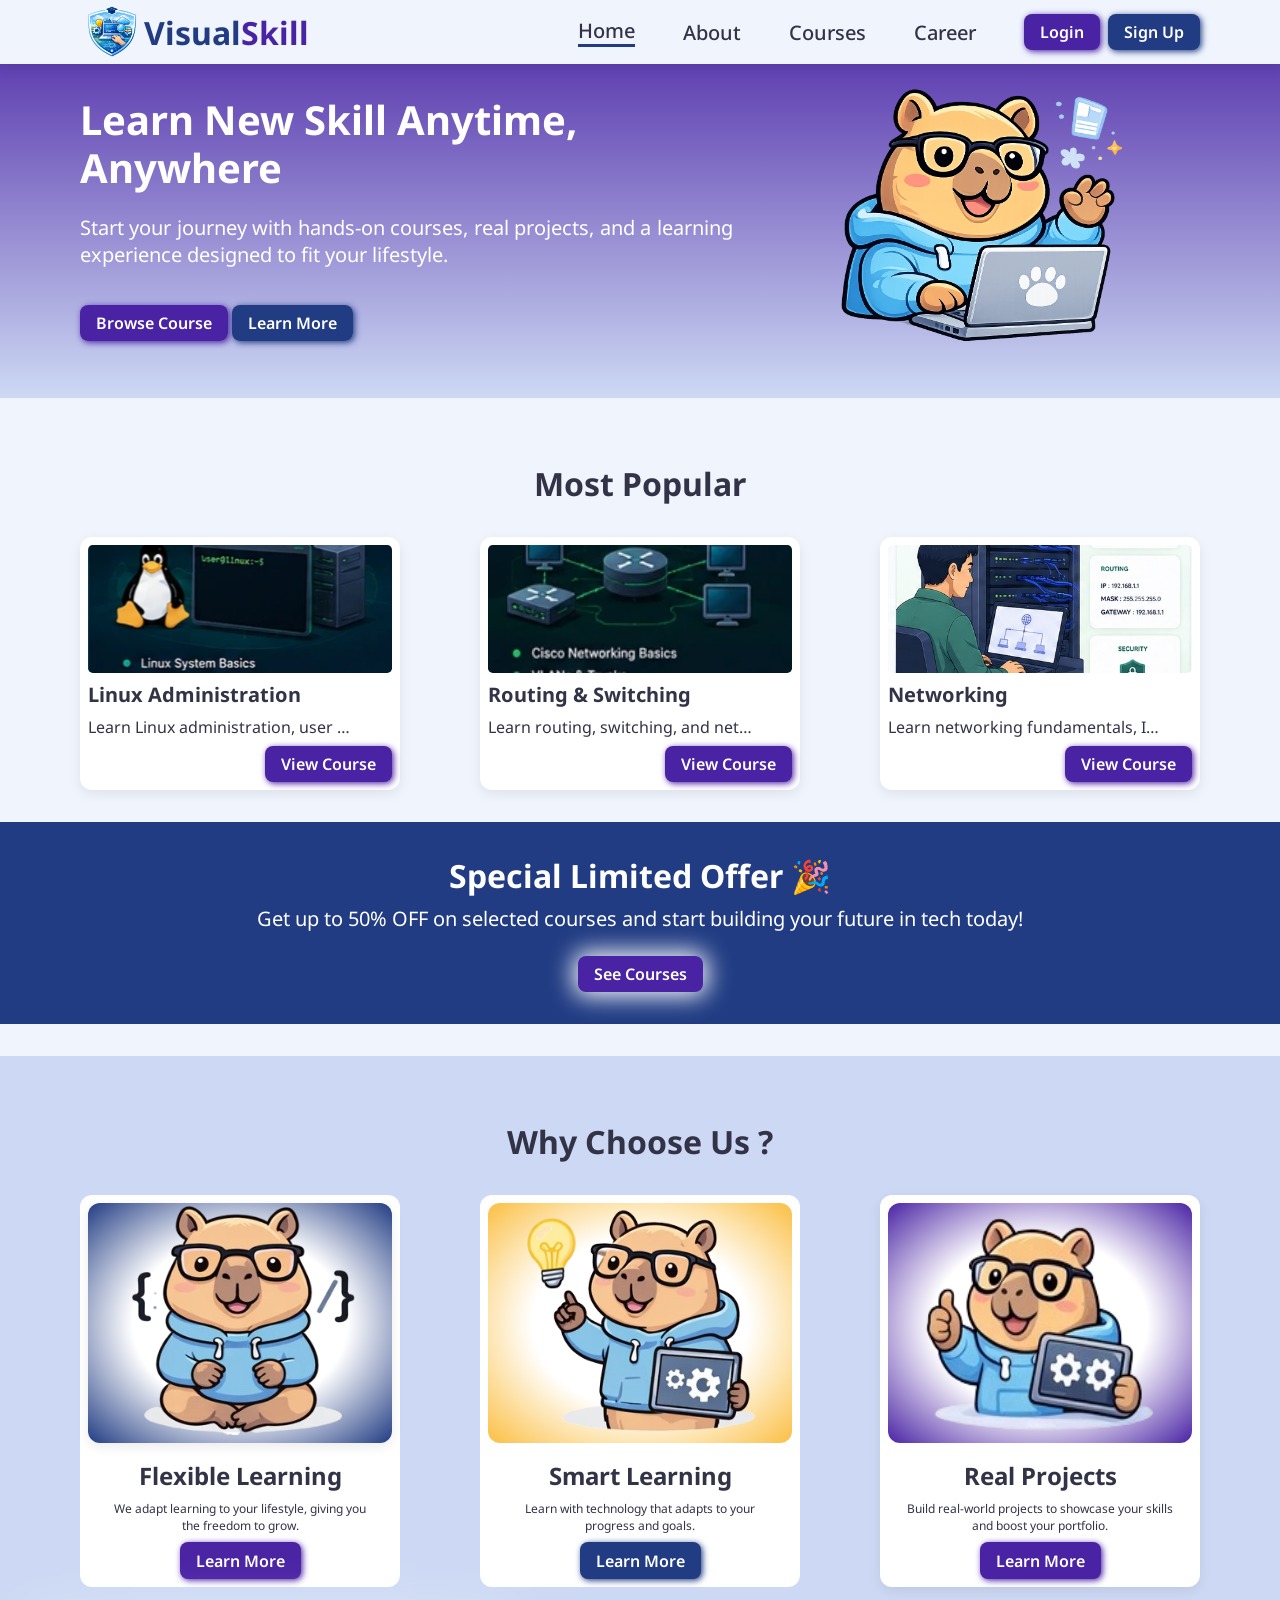
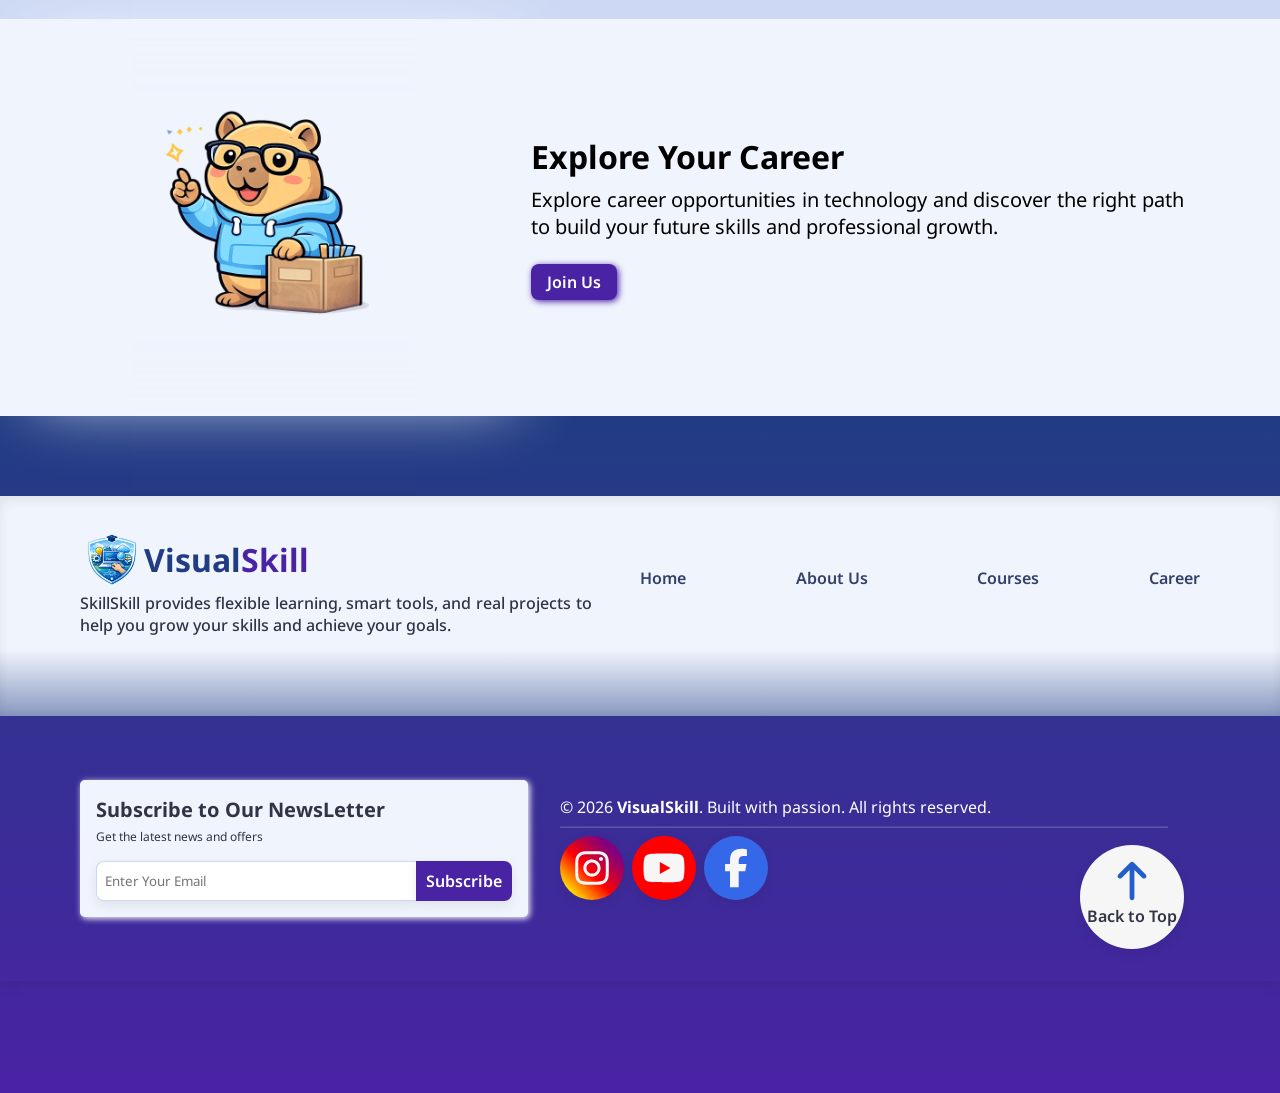
<file: index.html>
<!doctype html>
<html lang="en">
  <head>
    <meta charset="UTF-8" />
    <meta name="viewport" content="width=device-width, initial-scale=1.0" />
    <link rel="stylesheet" href="css/app.css" />
    <link rel="stylesheet" href="css/home.css" />
    <link rel="icon" href="assets/LogoNavbar.png" />
    <title></title>
    <script src="js/component.js" defer></script>
  </head>
  <body>
    <header id="home"></header>
    <main>
      <section id="jumbotron">
        <div class="jumbotronTitle">
          <h2>Learn New Skill Anytime, Anywhere</h2>
          <br />
          <p>
            Start your journey with hands-on courses, real projects, and a
            learning experience designed to fit your lifestyle.
          </p>
          <br />
          <br />
          <div class="btnJumbotron">
            <a href="pages/courses.html" class="btn shadow">Browse Course</a>
            <a href="pages/about.html" class="btnPrimary shadow">Learn More</a>
          </div>
        </div>
        <div class="jumbotronImg">
          <img src="assets/maskot/capy (2).webp" alt="" />
        </div>
      </section>

      <section id="populerCourse">
        <div>
          <h2>Most Popular</h2>
        </div>
        <div class="allCard">
          <!-- Card 1 -->
          <article class="card shadow">
            <figure class="cardImg">
              <img src="assets/card/linuxAdministrationCourse.webp" alt="" />
            </figure>
            <div class="cardContent">
              <h3 class="cardTitle">Linux Administration</h3>
              <p class="cardDesc">
                Learn Linux administration, user management, shell commands, and
                server configuration.
              </p>
              <a href=".." class="cardLink btn shadow">View Course</a>
            </div>
          </article>

          <!-- Card 2 -->
          <article class="card shadow">
            <figure class="cardImg">
              <img src="assets/card/routing&switching.webp" alt="" />
            </figure>
            <div class="cardContent">
              <h3 class="cardTitle">Routing & Switching</h3>
              <p class="cardDesc">
                Learn routing, switching, and network configuration for
                efficient communication.
              </p>
              <a href=".." class="cardLink btn shadow">View Course</a>
            </div>
          </article>

          <!-- Card 3 -->
          <article class="card shadow">
            <figure class="cardImg">
              <img src="assets/card/NetworkingIt.webp" alt="" />
            </figure>
            <div class="cardContent">
              <h3 class="cardTitle">Networking</h3>
              <p class="cardDesc">
                Learn networking fundamentals, IP addressing, routing,
                switching, and network troubleshooting.
              </p>
              <a href=".." class="cardLink btn shadow">View Course</a>
            </div>
          </article>
        </div>
      </section>
      <section id="promoOffer">
        <h2>Special Limited Offer 🎉</h2>
        <p>
          Get up to 50% OFF on selected courses and start building your future
          in tech today!
        </p>
        <a href="pages/courses.html" class="btn whiteShadow">See Courses</a>
      </section>
      <section id="whyChooseUs">
        <div>
          <h2>Why Choose Us ?</h2>
        </div>
        <div class="allCard">
          <!-- Card 1 -->
          <article class="card">
            <figure class="cardImg img1 shadow">
              <img
                class=""
                src="assets/maskot/capy__13_-removebg-preview.webp"
                alt=""
              />
            </figure>
            <div class="cardContent">
              <h3 class="cardTitle">Flexible Learning</h3>
              <p class="cardDesc">
                We adapt learning to your lifestyle, giving you the freedom to
                grow.
              </p>
              <div class="learnMore">
                <a class="btn">Learn More</a>
              </div>
            </div>
          </article>

          <!-- Card 2 -->
          <article class="card">
            <figure class="cardImg img2">
              <img
                class=""
                src="assets/maskot/capy__16_-removebg-preview.webp"
                alt=""
              />
            </figure>
            <div class="cardContent">
              <h3 class="cardTitle">Smart Learning</h3>
              <p class="cardDesc">
                Learn with technology that adapts to your progress and goals.
              </p>
              <div class="learnMore">
                <a class="btnPrimary">Learn More</a>
              </div>
            </div>
          </article>

          <!-- Card 3 -->
          <article class="card shadow">
            <figure class="cardImg img3">
              <img
                class=""
                src="assets/maskot/capy__9_-removebg-preview.webp"
                alt=""
              />
            </figure>
            <div class="cardContent">
              <h3 class="cardTitle">Real Projects</h3>
              <p class="cardDesc">
                Build real-world projects to showcase your skills and boost your
                portfolio.
              </p>
              <div class="learnMore">
                <a class="btn">Learn More</a>
              </div>
            </div>
          </article>
        </div>
      </section>
      <section id="joinUs">
        <div class="joinUsImg">
          <img src="../assets/maskot/capy (1).webp" alt="" />
        </div>
        <div class="joinUsTitle">
          <h2>Explore Your Career</h2>
          <p>Explore career opportunities in technology and discover the right path to build your future skills and professional growth.</p>
          <a href="pages/career.html" class="btn ">Join Us</a>
        </div>
      </section>
    </main>

    <!-- Footer -->
    <footer></footer>
  </body>
</html>
</file>
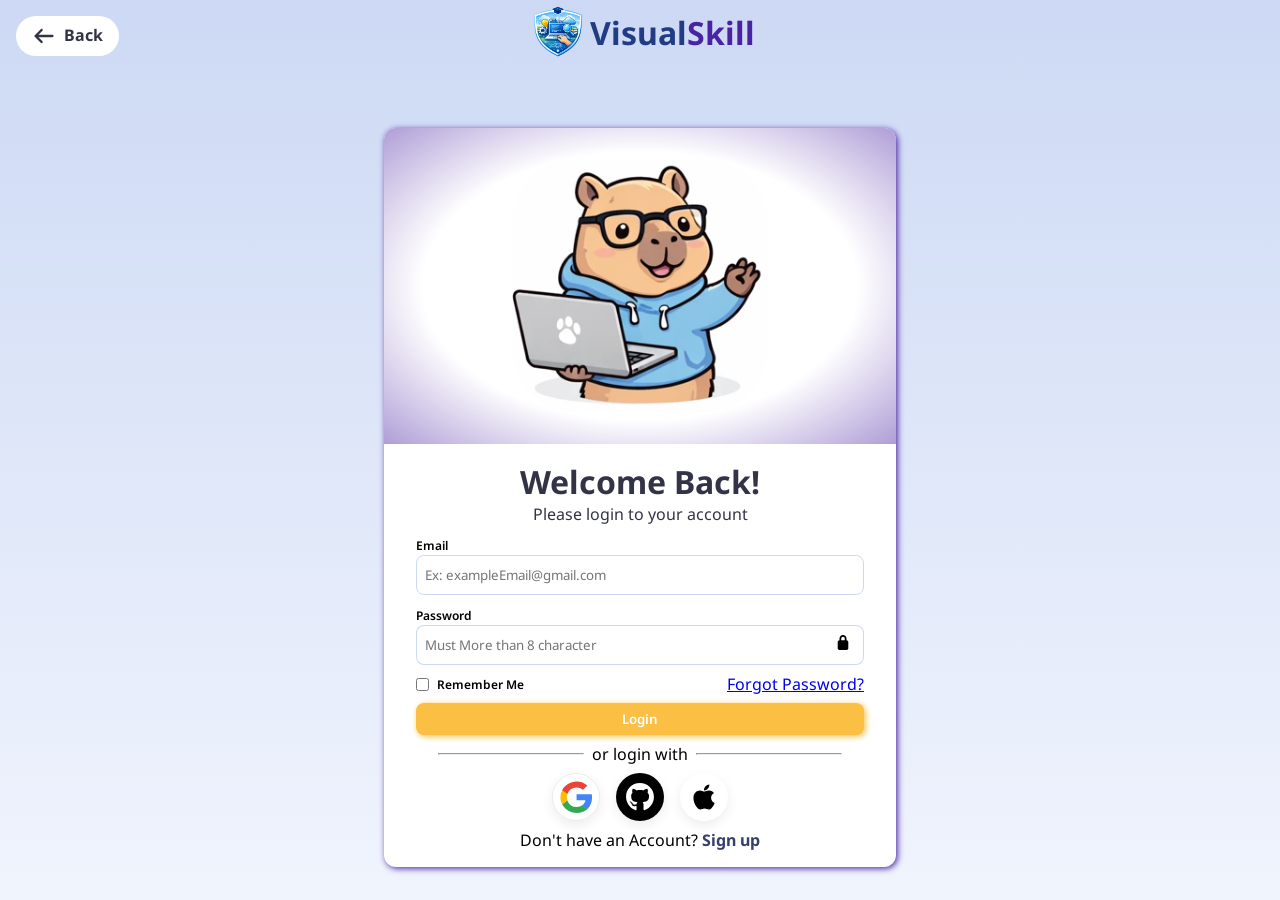
<file: authentication/login.html>
<!doctype html>
<html lang="en">
  <head>
    <meta charset="UTF-8" />
    <meta name="viewport" content="width=device-width, initial-scale=1.0" />
    <link rel="icon" href="../assets/LogoNavbar.png" />

    <link rel="stylesheet" href="../css/app.css" />
    <link rel="stylesheet" href="../css/auth.css" />
    <script src="../js/formLoginValidation.js" defer></script>
    <title>Sign in</title>
  </head>
  <body>
    <header>
      <a href="../index.html">
        <div>
          <svg xmlns="http://www.w3.org/2000/svg" viewBox="0 0 640 640">
            <!--!Font Awesome Free v7.2.0 by @fontawesome - https://fontawesome.com License - https://fontawesome.com/license/free Copyright 2026 Fonticons, Inc.-->
            <path
              d="M73.4 297.4C60.9 309.9 60.9 330.2 73.4 342.7L233.4 502.7C245.9 515.2 266.2 515.2 278.7 502.7C291.2 490.2 291.2 469.9 278.7 457.4L173.3 352L544 352C561.7 352 576 337.7 576 320C576 302.3 561.7 288 544 288L173.3 288L278.7 182.6C291.2 170.1 291.2 149.8 278.7 137.3C266.2 124.8 245.9 124.8 233.4 137.3L73.4 297.3z"
            />
          </svg>
          <p>Back</p>
        </div>
      </a>
      <div class="authTitle">
        <img
          class="navLogo"
          src="../assets/footer/LogoTransparent.png"
          alt=""
        />
        <h1>
          <span class="span1FooterTitle">Visual</span
          ><span class="span2FooterTitle">Skill</span>
        </h1>
      </div>
    </header>
    <main>
      <section id="loginForm">
        <div class="img">
          <img src="../assets/maskot/capy (12).webp" alt="">
        </div>
        <h2 class="loginTitle">Welcome Back!</h2>
        <p class="loginParagraf">Please login to your account</p>
        <form action="post" id="formLogin">
          <div class="inpDiv">
            <label for="email"> Email </label>
            <input
              class="inp"
              type="text"
              id="email"
              placeholder="Ex: exampleEmail@gmail.com"
            />
            <p class="errMessage" id="errMsg"></p>
          </div>

          <div class="inpDiv">
            <label for="password">Password</label>
            <div class="passwordForm">

              <input
                class="inp"
                type="password"
                name="password"
                id="password"
                placeholder="Must More than 8 character"
              />
              <button class="btnHidden" id="btnHidden" type="button">
                <svg xmlns="http://www.w3.org/2000/svg" viewBox="0 0 640 640">
                  <path
                    d="M256 160L256 224L384 224L384 160C384 124.7 355.3 96 320 96C284.7 96 256 124.7 256 160zM192 224L192 160C192 89.3 249.3 32 320 32C390.7 32 448 89.3 448 160L448 224C483.3 224 512 252.7 512 288L512 512C512 547.3 483.3 576 448 576L192 576C156.7 576 128 547.3 128 512L128 288C128 252.7 156.7 224 192 224z"
                  />
                </svg>
              </button>
              <button class="btnNonHidden" id="btnNonHidden" type="button">
                <svg xmlns="http://www.w3.org/2000/svg" viewBox="0 0 640 640">
                  <path
                    d="M416 160C416 124.7 444.7 96 480 96C515.3 96 544 124.7 544 160L544 192C544 209.7 558.3 224 576 224C593.7 224 608 209.7 608 192L608 160C608 89.3 550.7 32 480 32C409.3 32 352 89.3 352 160L352 224L192 224C156.7 224 128 252.7 128 288L128 512C128 547.3 156.7 576 192 576L448 576C483.3 576 512 547.3 512 512L512 288C512 252.7 483.3 224 448 224L416 224L416 160z"
                  />
                </svg>
              </button>
            </div>
            <p class="errMessage" id="errMsg"></p>
          </div>
          <div class="loginFlex1 inpDiv">
            <div>
              <input type="checkbox" name="rememberMe" id="rememberMe" />
              <label for="rememberMe">Remember Me</label>
            </div>
            <a href="#">Forgot Password?</a>
          </div>

          <div class="inpDiv">
            <button class="btnLogin btnHover" id="btnLogin" type="submit">
              Login
            </button>
          </div>
        </form>
        <div class="loginFlex2">
          <hr />
          <p>or login with</p>
          <hr />
        </div>
        <div class="altLogin">
          <a href="" class="googleIcon shadow">
            <svg
              height="1em"
              style="flex: none; line-height: 1"
              viewBox="0 0 24 24"
              width="1em"
              xmlns="http://www.w3.org/2000/svg"
            >
              <path
                d="M23 12.245c0-.905-.075-1.565-.236-2.25h-10.54v4.083h6.186c-.124 1.014-.797 2.542-2.294 3.569l-.021.136 3.332 2.53.23.022C21.779 18.417 23 15.593 23 12.245z"
                fill="#4285F4"
              ></path>
              <path
                d="M12.225 23c3.03 0 5.574-.978 7.433-2.665l-3.542-2.688c-.948.648-2.22 1.1-3.891 1.1a6.745 6.745 0 01-6.386-4.572l-.132.011-3.465 2.628-.045.124C4.043 20.531 7.835 23 12.225 23z"
                fill="#34A853"
              ></path>
              <path
                d="M5.84 14.175A6.65 6.65 0 015.463 12c0-.758.138-1.491.361-2.175l-.006-.147-3.508-2.67-.115.054A10.831 10.831 0 001 12c0 1.772.436 3.447 1.197 4.938l3.642-2.763z"
                fill="#FBBC05"
              ></path>
              <path
                d="M12.225 5.253c2.108 0 3.529.892 4.34 1.638l3.167-3.031C17.787 2.088 15.255 1 12.225 1 7.834 1 4.043 3.469 2.197 7.062l3.63 2.763a6.77 6.77 0 016.398-4.572z"
                fill="#EB4335"
              ></path>
            </svg>
          </a>
          <a href="" class="githubIcon shadow">
            <svg xmlns="http://www.w3.org/2000/svg" viewBox="0 0 640 640">
              <path
                d="M237.9 461.4C237.9 463.4 235.6 465 232.7 465C229.4 465.3 227.1 463.7 227.1 461.4C227.1 459.4 229.4 457.8 232.3 457.8C235.3 457.5 237.9 459.1 237.9 461.4zM206.8 456.9C206.1 458.9 208.1 461.2 211.1 461.8C213.7 462.8 216.7 461.8 217.3 459.8C217.9 457.8 216 455.5 213 454.6C210.4 453.9 207.5 454.9 206.8 456.9zM251 455.2C248.1 455.9 246.1 457.8 246.4 460.1C246.7 462.1 249.3 463.4 252.3 462.7C255.2 462 257.2 460.1 256.9 458.1C256.6 456.2 253.9 454.9 251 455.2zM316.8 72C178.1 72 72 177.3 72 316C72 426.9 141.8 521.8 241.5 555.2C254.3 557.5 258.8 549.6 258.8 543.1C258.8 536.9 258.5 502.7 258.5 481.7C258.5 481.7 188.5 496.7 173.8 451.9C173.8 451.9 162.4 422.8 146 415.3C146 415.3 123.1 399.6 147.6 399.9C147.6 399.9 172.5 401.9 186.2 425.7C208.1 464.3 244.8 453.2 259.1 446.6C261.4 430.6 267.9 419.5 275.1 412.9C219.2 406.7 162.8 398.6 162.8 302.4C162.8 274.9 170.4 261.1 186.4 243.5C183.8 237 175.3 210.2 189 175.6C209.9 169.1 258 202.6 258 202.6C278 197 299.5 194.1 320.8 194.1C342.1 194.1 363.6 197 383.6 202.6C383.6 202.6 431.7 169 452.6 175.6C466.3 210.3 457.8 237 455.2 243.5C471.2 261.2 481 275 481 302.4C481 398.9 422.1 406.6 366.2 412.9C375.4 420.8 383.2 435.8 383.2 459.3C383.2 493 382.9 534.7 382.9 542.9C382.9 549.4 387.5 557.3 400.2 555C500.2 521.8 568 426.9 568 316C568 177.3 455.5 72 316.8 72zM169.2 416.9C167.9 417.9 168.2 420.2 169.9 422.1C171.5 423.7 173.8 424.4 175.1 423.1C176.4 422.1 176.1 419.8 174.4 417.9C172.8 416.3 170.5 415.6 169.2 416.9zM158.4 408.8C157.7 410.1 158.7 411.7 160.7 412.7C162.3 413.7 164.3 413.4 165 412C165.7 410.7 164.7 409.1 162.7 408.1C160.7 407.5 159.1 407.8 158.4 408.8zM190.8 444.4C189.2 445.7 189.8 448.7 192.1 450.6C194.4 452.9 197.3 453.2 198.6 451.6C199.9 450.3 199.3 447.3 197.3 445.4C195.1 443.1 192.1 442.8 190.8 444.4zM179.4 429.7C177.8 430.7 177.8 433.3 179.4 435.6C181 437.9 183.7 438.9 185 437.9C186.6 436.6 186.6 434 185 431.7C183.6 429.4 181 428.4 179.4 429.7z"
              />
            </svg>
          </a>
          <a href="" class="appleIcon shadow">
            <svg xmlns="http://www.w3.org/2000/svg" viewBox="0 0 640 640">
              <!--!Font Awesome Free v7.2.0 by @fontawesome - https://fontawesome.com License - https://fontawesome.com/license/free Copyright 2026 Fonticons, Inc.-->
              <path
                d="M447.1 332.7C446.9 296 463.5 268.3 497.1 247.9C478.3 221 449.9 206.2 412.4 203.3C376.9 200.5 338.1 224 323.9 224C308.9 224 274.5 204.3 247.5 204.3C191.7 205.2 132.4 248.8 132.4 337.5C132.4 363.7 137.2 390.8 146.8 418.7C159.6 455.4 205.8 545.4 254 543.9C279.2 543.3 297 526 329.8 526C361.6 526 378.1 543.9 406.2 543.9C454.8 543.2 496.6 461.4 508.8 424.6C443.6 393.9 447.1 334.6 447.1 332.7zM390.5 168.5C417.8 136.1 415.3 106.6 414.5 96C390.4 97.4 362.5 112.4 346.6 130.9C329.1 150.7 318.8 175.2 321 202.8C347.1 204.8 370.9 191.4 390.5 168.5z"
              />
            </svg>
          </a>
        </div>
        <div class="confirm">
          <p>
            Don't have an Account?
            <a class="SignUpLink" href="../authentication/register.html"
              >Sign up</a
            >
          </p>
        </div>
      </section>
    </main>
  </body>
</html>
</file>
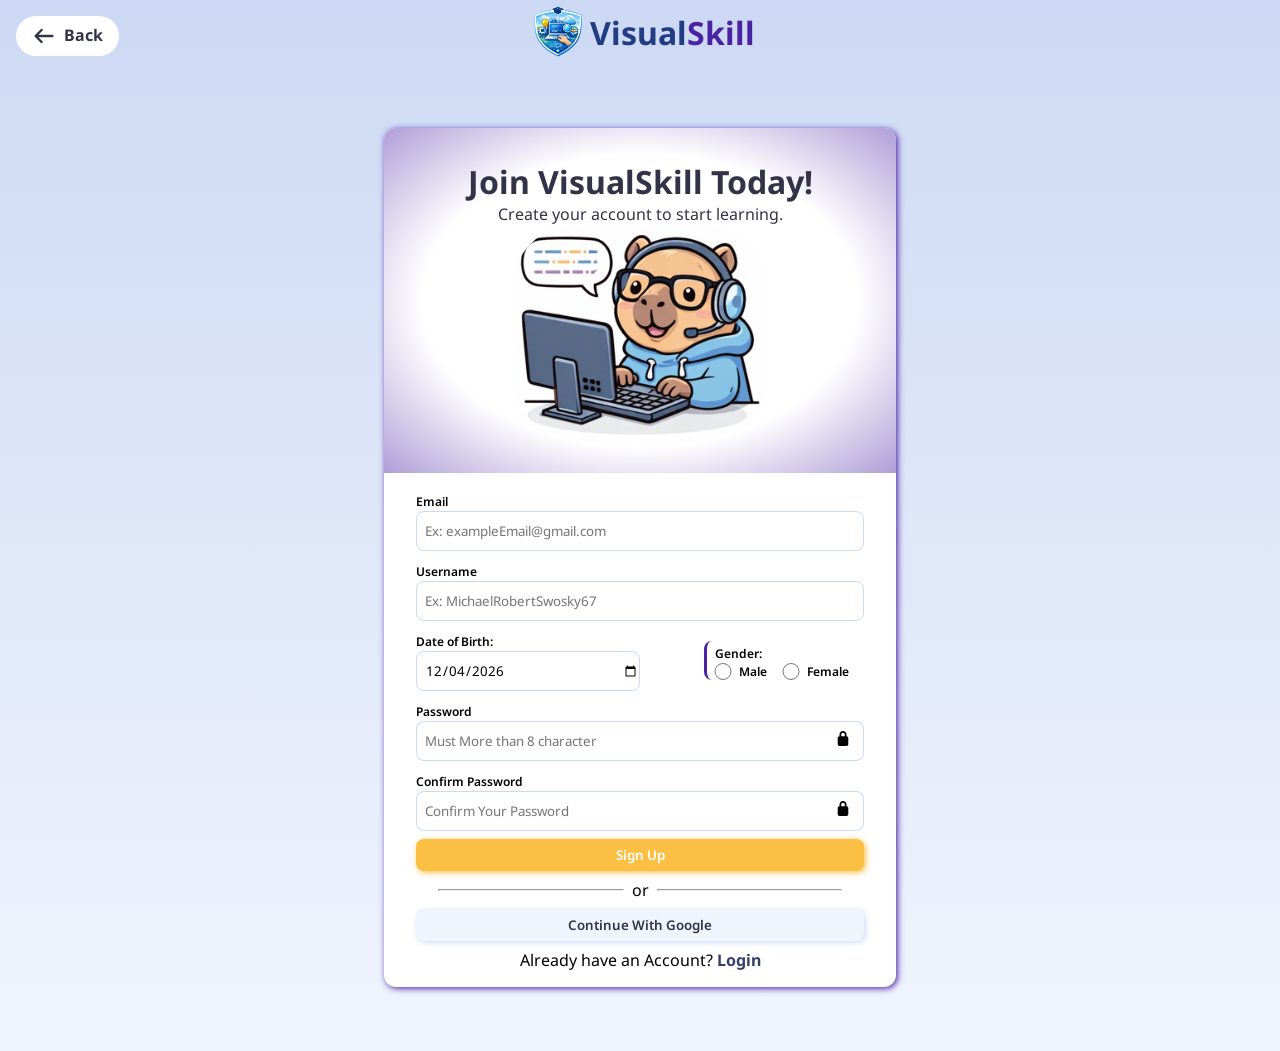
<file: authentication/register.html>
<!doctype html>
<html lang="en">
  <head>
    <meta charset="UTF-8" />
    <meta name="viewport" content="width=device-width, initial-scale=1.0" />
    <link rel="icon" href="../assets/LogoNavbar.png" />
    <link rel="stylesheet" href="../css/app.css" />
    <link rel="stylesheet" href="../css/auth.css" />
    <title>Sign in</title>
    <script src="../js/formRegisterValidation.js"></script>
  </head>
  <body>
    <header>
      <a href="../index.html">
        <div>
          <svg xmlns="http://www.w3.org/2000/svg" viewBox="0 0 640 640">
            <path
              d="M73.4 297.4C60.9 309.9 60.9 330.2 73.4 342.7L233.4 502.7C245.9 515.2 266.2 515.2 278.7 502.7C291.2 490.2 291.2 469.9 278.7 457.4L173.3 352L544 352C561.7 352 576 337.7 576 320C576 302.3 561.7 288 544 288L173.3 288L278.7 182.6C291.2 170.1 291.2 149.8 278.7 137.3C266.2 124.8 245.9 124.8 233.4 137.3L73.4 297.3z"
            />
          </svg>
          <p>Back</p>
        </div>
      </a>
      <div class="authTitle">
        <img
          class="navLogo"
          src="../assets/footer/LogoTransparent.png"
          alt=""
        />
        <h1>
          <span class="span1FooterTitle">Visual</span>
          <span class="span2FooterTitle">Skill</span>
        </h1>
      </div>
    </header>
    <main>
      <section id="loginForm">
        <div class="img">
          <h2 class="loginTitle">Join VisualSkill Today!</h2>
          <p class="loginParagraf">Create your account to start learning.</p>
          <img src="../assets/maskot/capy (14).webp" alt="" />
        </div>

        <form action="" id="formRegister">
          <div class="inpDiv">
            <label for="email">Email</label>
            <input
              class="inp"
              type="text"
              id="email"
              placeholder="Ex: exampleEmail@gmail.com"
            />
            <p class="errMessage" id="errMsg"></p>
          </div>
          <div class="inpDiv">
            <label for="username">Username</label>

            <input
              class="inp"
              type="text"
              name="username"
              id="username"
              placeholder="Ex: MichaelRobertSwosky67"
            />
            <p class="errMessage" id="errMsg"></p>
          </div>
          <div class="asideForm">
            <div class="dateBirthForm">
              <label for="dateBirth">Date of Birth: </label>

              <input class="inp" type="date" name="dateBirth" id="dateBirth" />
              <p class="errMessage" id="errMsg"></p>
            </div>
            <div class="genderForm">
              <label for="gender" class="labelGender">Gender:</label>
              <div class="opt">
                <div>
                  <input type="radio" name="gender" id="genderMale" />
                  <label for="genderMale">Male</label>
                </div>
                <div>
                  <input type="radio" name="gender" id="genderFemale" />
                  <label for="genderfemale">Female</label>
                </div>
              </div>
              <p class="errMessage" id="errMsg"></p>
            </div>
          </div>
          <div class="inpDiv">
            <label for="password">Password</label>

            <div class="passwordForm">
              <input
                class="inp"
                type="password"
                name="password"
                id="password"
                placeholder="Must More than 8 character"
              />
              <button class="btnHidden" id="btnHidden" type="button">
                <svg xmlns="http://www.w3.org/2000/svg" viewBox="0 0 640 640">
                  <path
                    d="M256 160L256 224L384 224L384 160C384 124.7 355.3 96 320 96C284.7 96 256 124.7 256 160zM192 224L192 160C192 89.3 249.3 32 320 32C390.7 32 448 89.3 448 160L448 224C483.3 224 512 252.7 512 288L512 512C512 547.3 483.3 576 448 576L192 576C156.7 576 128 547.3 128 512L128 288C128 252.7 156.7 224 192 224z"
                  />
                </svg>
              </button>
              <button class="btnNonHidden" id="btnNonHidden" type="button">
                <svg xmlns="http://www.w3.org/2000/svg" viewBox="0 0 640 640">
                  <path
                    d="M416 160C416 124.7 444.7 96 480 96C515.3 96 544 124.7 544 160L544 192C544 209.7 558.3 224 576 224C593.7 224 608 209.7 608 192L608 160C608 89.3 550.7 32 480 32C409.3 32 352 89.3 352 160L352 224L192 224C156.7 224 128 252.7 128 288L128 512C128 547.3 156.7 576 192 576L448 576C483.3 576 512 547.3 512 512L512 288C512 252.7 483.3 224 448 224L416 224L416 160z"
                  />
                </svg>
              </button>
            </div>
            <p class="errMessage" id="errMsg"></p>
          </div>
          <div class="inpDiv">
            <label for="password">Confirm Password</label>
            <div class="confirmPasswordForm">
              <input
                class="inp"
                type="password"
                name="password"
                id="confirmPassword"
                placeholder="Confirm Your Password"
              />
              <button class="btnHidden" id="btnHidden" type="button">
                <svg xmlns="http://www.w3.org/2000/svg" viewBox="0 0 640 640">
                  <path
                    d="M256 160L256 224L384 224L384 160C384 124.7 355.3 96 320 96C284.7 96 256 124.7 256 160zM192 224L192 160C192 89.3 249.3 32 320 32C390.7 32 448 89.3 448 160L448 224C483.3 224 512 252.7 512 288L512 512C512 547.3 483.3 576 448 576L192 576C156.7 576 128 547.3 128 512L128 288C128 252.7 156.7 224 192 224z"
                  />
                </svg>
              </button>
              <button class="btnNonHidden" id="btnNonHidden" type="button">
                <svg xmlns="http://www.w3.org/2000/svg" viewBox="0 0 640 640">
                  <path
                    d="M416 160C416 124.7 444.7 96 480 96C515.3 96 544 124.7 544 160L544 192C544 209.7 558.3 224 576 224C593.7 224 608 209.7 608 192L608 160C608 89.3 550.7 32 480 32C409.3 32 352 89.3 352 160L352 224L192 224C156.7 224 128 252.7 128 288L128 512C128 547.3 156.7 576 192 576L448 576C483.3 576 512 547.3 512 512L512 288C512 252.7 483.3 224 448 224L416 224L416 160z"
                  />
                </svg>
              </button>
            </div>
            <p class="errMessage" id="errMsg"></p>
          </div>
          <div class="inpDiv">
            <button class="btnLogin btnHover" id="btnSubmit" type="submit">
              Sign Up
            </button>
          </div>
        </form>
        <div class="RegisterFlex1">
          <hr />
          <p>or</p>
          <hr />
        </div>
        <div class="altRegis">
          <button class="btnLoginGoogle" type="submit">
            Continue With Google
          </button>
        </div>
        <div class="confirm">
          <p>
            Already have an Account?
            <a class="logInLink" href="../authentication/login.html">Login</a>
          </p>
        </div>
      </section>
    </main>
  </body>
</html>
</file>
<file: css/app.css>
@import "preset.css";
.shadow {
  box-shadow: 0 4px 12px rgba(0, 0, 0, 0.08);
}
html {
  scroll-behavior: smooth;
}

p {
  text-transform: none;
}
main {
  background-color: var(--base-color);
}

/*  Header Style */
/* Navbar Style */
nav {
  background-color: var(--base-color);
  display: flex;
  position: fixed;
  align-items: center;
  /* border:solid; */
  justify-content: space-between;
  padding: 0 5rem;
  width: 100%;
}
.navTitle {
  display: flex;
  align-items: center;
  width: auto;
}
.navTitle h1 {
  display: flex;
  font-size: var(--h2-size);
}

.navLogo {
  width: 4rem;
}

.span1NavTitle {
  color: var(--primary-color);
}
.span2NavTitle {
  color: var(--cta-color);
}
.navList {
  /* border:solid; */

  width: auto;
  display: flex;
  align-items: center;
  gap: 3rem;
}
.navList > li {
  list-style: none;
}
.navList > .navLink > a {
  font-size: var(--h4-size);
  color: var(--text-color);
  font-weight: 500;
  text-decoration: none;
}
.activeNavLink {
  border-bottom: solid var(--primary-color);
}

.navBtnLink {
  display: flex;
  gap: 0.5rem;
}
.btn {
  background-color: var(--cta-color);
  padding: 0.45rem 1rem;
  border-radius: var(--border-radius-btn);
  font-weight: var(--bold-weight);
  box-shadow: 0.1rem 0.1rem 0.4rem var(--cta-color);
  color: var(--neutral-color);
  text-decoration: none;
  transition: ease-in-out 200ms;
}

.btnPrimary {
  background-color: var(--primary-color);
  padding: 0.45rem 1rem;
  border-radius: var(--border-radius-btn);
  font-weight: var(--bold-weight);
  box-shadow: 0.1rem 0.1rem 0.4rem var(--primary-color);
  color: var(--neutral-color);
  text-decoration: none;
  transition: ease-in-out 200ms;
}

.btnPrimary:hover {
  background-color: var(--cta-hover-color);
  box-shadow: 0.1rem 0.1rem 0.4rem var(--cta-hover-color);

  transform: scale(1.03);
}
.btn:hover {
  background-color: var(--cta-hover-color);
  box-shadow: 0.1rem 0.1rem 0.4rem var(--cta-hover-color);

  transform: scale(1.03);
}
.hamburger {
  display: none;

  flex-direction: column;
  gap: 0.35rem;

  cursor: pointer;
}

.hamburger span {
  width: 1.7rem;
  height: 0.25rem;

  background: var(--cta-hover-color);
  border-radius: 2rem;

  transition: 0.3s;
}

/* HAMBURGER ANIMATION */
.hamburger.open span:nth-child(1) {
  transform: rotate(45deg) translateY(13px);
}

.hamburger.open span:nth-child(2) {
  opacity: 0;
}

.hamburger.open span:nth-child(3) {
  transform: rotate(-45deg) translateY(-13px);
}
#jumbotron {
  background-image: linear-gradient(
    180deg,
    var(--cta-color),
    var(--cta-soft-color)
  );
  padding: 5rem 5rem 3rem;
  display: flex;
  /* border: solid; */
  justify-content: center;
  gap: 2rem;
}

/* Footer */
footer {
  background: linear-gradient(180deg, var(--primary-color), var(--cta-color));
  color: var(--neutral-color);
  padding: 5rem 0px 7rem;
}
#footerInfo {
  padding: 2rem 5rem 5rem;
  background-image: linear-gradient(
    180deg,
    var(--base-color) 70%,
    var(--primary-color) 130%
  );
  display: flex;
  gap: 2rem;
  flex-direction: column;
  justify-content: space-between;
  box-shadow: inset 0 4px 12px rgba(0, 0, 0, 0.08);
}

.span1FooterTitle {
  color: var(--primary-color);
}
.span2FooterTitle {
  color: var(--cta-color);
}

#footerInfo li {
  list-style: none;
}
.info1 {
  width: 50%;
  padding-right: 3rem;
}
.info2 {
  display: flex;
  gap: 6rem;
  width: 50%;
  align-items: center;
  justify-content: space-between;
}

.info2 li {
  font-size: var(--paragraf-1);
  color: var(--cta-hover-color);
  margin-bottom: 0.5rem;
  font-weight: var(--bold-weight);
  transition: ease-in-out 300ms;
  cursor: pointer;
}
.info2 li:hover {
  color: var(--cta-color);
  transform: scale(1.1);
}
.summary {
  width: 100%;
  display: flex;
  flex-direction: row;
  justify-content: space-between;
}
#footerInfo p {
  color: var(--text-color);
  font-weight: 500;
}

.footerTitle {
  display: flex;
  align-items: center;
}
.summary h1 {
  font-size: var(--h2-size);
}

.summary p {
  font-size: var(--paragraf-1);
  text-align: justify;
}
#sendEmail {
  box-shadow: inset 0 4px 12px var(--primary-color);
  height: fit-content;
  position: relative;
  padding: 4rem 5rem;
  display: flex;
  justify-content: center;
  box-shadow: 0 4px 12px rgba(0, 0, 0, 0.08);
}
.emailBox {
  background-color: var(--base-color);
  padding: 1rem;
  width: 40%;
  box-shadow: 0.1rem 0.1rem 0.4rem var(--neutral-color);

  color: var(--text-color);
  border-radius: 0.3rem;
}

.emailBox h3 {
  font-size: var(--h4-size);
}
.emailBox p {
  font-size: var(--paragraf-2);
  margin-top: 0.3rem;
  text-align: justify;
}
.emailBox form div {
  display: flex;
  margin-top: 1rem;
}

.emailBox form div button {
  width: 30%;
  background-color: var(--cta-color);
  border: none;
  font-size: var(--paragraf-1);
  font-weight: var(--bold-weight);
  color: var(--neutral-color);
  border-top-right-radius: var(--border-radius-btn);
  border-bottom-right-radius: var(--border-radius-btn);
}
.emailBox form div button:hover {
  background-color: var(--cta-hover-color);
  box-shadow: 0.1rem 0.1rem 0.4rem var(--cta-hover-color);

  transform: scale(1.03);
}
.inp:focus {
  border: 0.125rem solid var(--cta-color);
  outline: none;
  /* border: solid; */
}
.inp:focus::placeholder {
  color: transparent;
  transition: ease-in-out 200ms;
}
.emailForm {
  display: flex;
}
.emailForm input {
  border-right: none;
  border-top-right-radius: 0;
  border-bottom-right-radius: 0;
}

.licenseInfo {
  width: 60%;
  /* border: solid; */
  padding: 1rem 2rem;
}
.licenseInfo hr {
  margin: 0.5rem 0;
  opacity: 0.2;
}

.licenseInfo .socialMedia {
  display: flex;
  gap: 0.5rem;
}

.copyright {
  font-size: var(--paragraf-1);
}
.licenseInfo .socialMedia a {
  /* background-color: red; */
  width: 4rem;
  height: 4rem;
  text-decoration: none;
  color: white;
  display: flex;
  align-items: center;
  justify-content: center;
  border-radius: 50%;
}
.instagramLogo {
  background-image: linear-gradient(225deg, purple 20%, red, yellow 90%);
}
.youTubeLogo {
  background-color: red;
}
.facebookLogo {
  background-color: #3568e8;
}
.inp {
  width: 100%;
  height: 2.5rem;
  border-radius: var(--border-radius-btn);
  border: 1.5px solid var(--cta-soft-color);
  transition: ease-in-out 200ms;
  padding-left: var(--border-radius-btn);
  /* border: solid; */
}
.licenseInfo .socialMedia svg {
  width: 75%;
  height: 75%;
  fill: #f6f6f6;
}

.toTop {
  border-radius: 50%;
  position: absolute;
  bottom: 2rem;
  right: 6rem;
  text-decoration: none;
}
.toTop svg {
  width: 3rem;
  /* border: solid; */
  display: flex;
  fill: #245ecb;
  margin: auto;
}
.toTop div {
  padding: 0.75rem 0;
  border-radius: 50%;
  height: 6.5rem;
  background-color: #f6f6f6;
  width: 6.5rem;
}
.toTop p {
  text-align: center;
  text-transform: none;
  color: var(--text-color);
  font-size: var(--paragraf-1);
  font-weight: var(--bold-weight);
  /* border: solid; */
}

@media (max-width: 1024px) {
  .signUp {
    display: none;
  }

  .licenseInfo {
    width: 50%;
  }
  .emailBox {
    width: 50%;
  }

  .info2 {
    flex-direction: column;
    gap: 0.5rem;
    width: 30%;
    padding-left: 2rem;
    border-top-left-radius: var(--border-radius-btn);
    border-bottom-left-radius: var(--border-radius-btn);
    border-left: 0.3rem solid var(--cta-color);
  }
  .summary {
    justify-content: space-between;
    gap: 2rem;
  }
}
@media (max-width: 864px) {
  .navTitle h1 {
    display: none;
  }
}

@media (max-width: 700px) {
  .navTitle h1 {
    display: flex;
  }
  .signUp {
    display: block;
  }
  .hamburger {
    display: flex;
    z-index: 100;
  }

  .navList {
    position: absolute;
    top: 100%;
    right: 0;
    width: 100%;
    background: var(--neutral-color);
    flex-direction: column;
    align-items: center;
    gap: 1.5rem;
    padding: 2rem 6rem;
    transform: translateY(-200%);
    opacity: 0;
    pointer-events: none;
    transition: 0.4s;
  }

  .navList.active {
    transform: translateY(0);
    opacity: 1;
    pointer-events: all;
  }

  .navBtnLink {
    flex-direction: column;
    width: 100%;
    align-items: center;
  }
  .navBtnLink .btn {
    width: 100%;
    height: 4rem;
    font-size: var(--h3-size);
    display: flex;
    justify-content: center;
    align-items: center;
  }
  #sendEmail {
    flex-direction: column;
    align-items: center;
    padding-bottom: 8rem;
  }
  .licenseInfo {
    width: 100%;
    text-align: center;
  }
  .licenseInfo .socialMedia {
    justify-content: center;
  }
  .emailBox {
    width: 100%;
  }
  #footerInfo {
    flex-direction: column;
    gap: 1rem;
  }
  .info1 {
    padding: 0;
    width: 100%;
  }
  .info1 .footerTitle {
    display: flex;
    justify-content: center;
    margin-bottom: 2rem;
  }
  .info2 {
    width: 100%;
    flex-direction: row;
    border: none;
    justify-content: space-between;
    padding: 0;
  }
  .summary {
    width: 100%;
    gap: 3rem;
    flex-direction: column;
  }

  .toTop {
    width: fit-content;
    left: 50%;
    bottom: 1rem;
    transform: translateX(-50%);
  }
}
@media (max-width: 576px) {
  nav {
    padding: 0 2rem;
  }
  .navList {
    padding: 2rem;
  }
  #jumbotron {
    padding: 5rem 2rem 3rem;
  }
  #footerInfo {
    padding: 2rem 2rem 5rem;
  }
  #sendEmail {
    padding: 2rem 2rem 8rem;
  }
}
</file>
<file: css/home.css>
/* Main */
@import "preset.css";

/* Section Jumbotron */

.jumbotronTitle {
  display: flex;
  width: 60%;
  justify-content: center;
  flex-direction: column;
}
.jumbotronTitle h2 {
  font-size: var(--h1-size);
  line-height: 1.2;
  color: var(--neutral-color);
}
.jumbotronTitle p {
  color: var(--neutral-color);
  font-size: var(--h4-size);
  text-align: justify;
}
.jumbotronImg {
  width: 40%;
  display: flex;
  /* border:solid; */
  justify-content: center;
}
.jumbotronImg > img {
  width: 70%;
  /* border: solid;   */
}

/* Populer Course */
#populerCourse {
  padding: 2rem 5rem;
}
#populerCourse h2 {
  padding: 2rem 0;
  font-size: var(--h2-size);
  color: var(--text-color);
  text-align: center;
}

#populerCourse .allCard {
  display: flex;
  gap: 2rem;
  justify-content: space-between;
  align-items: center;
}
#populerCourse .card {
  background-color: var(--neutral-color);
  display: flex;
  flex-direction: column;
  padding: 0.5rem;
  width: 20rem;
  border-radius: var(--border-radius);
  /* flex: 1; */
}
#populerCourse .cardImg {
  margin-bottom: 0.5rem;
  height: 8rem;
  border-radius: 0.3rem;
  flex-shrink: 0;
}
#populerCourse .cardContent {
  display: flex;
  flex-direction: column;
  gap: 0.5rem;
  flex-grow: 1;
}
#populerCourse .cardImg img {
  border-radius: 0.3rem;
  width: 100%;
  object-fit: cover;
  height: 100%;
}
#populerCourse .cardTitle {
  font-size: var(--h4-size);
  color: var(--text-color);
}
#populerCourse .cardDesc {
  font-size: var(--paragraf-1);
  text-align: justify;
  white-space: nowrap;
  width: 90%;
  text-overflow: ellipsis;
  overflow: hidden;
  color: var(--text-color);
}
#populerCourse .cardLink {
  margin-top: auto;
  align-self: flex-end;
  width: fit-content;
}
#promoOffer {
  background-color: var(--primary-color);
  padding: 2rem 5rem;
  text-align: center;
  display: flex;
  flex-direction: column;
  align-items: center;
  gap: 0.5rem;
}
#promoOffer h2 {
  font-size: var(--h2-size);
  color: var(--neutral-color);
}
#promoOffer p {
  font-size: var(--h4-size);
  color: var(--neutral-color);
  margin-bottom: 1rem;
}
.whiteShadow {
  box-shadow: 0rem 0rem 1.5rem 0.25rem var(--neutral-color);
}
/* Why Choose Us */
#whyChooseUs {
  background-color: var(--cta-soft-color);
  margin-top: 2rem;
  padding: 2rem 5rem;
}
#whyChooseUs h2 {
  font-size: var(--h2-size);
  color: var(--text-color);
  margin: 2rem 0;
  text-align: center;
}
#whyChooseUs .allCard {
  display: flex;
  gap: 2rem;
  justify-content: space-between;
}
#whyChooseUs .card {
  display: flex;
  flex-direction: column;
  width: 20rem;
  padding: 0.5rem;
  border-radius: var(--border-radius);
  background-color: var(--neutral-color);
  gap: 1rem;
}
#whyChooseUs .cardImg {
  height: 15rem;
  border-radius: var(--border-radius);
  flex-shrink: 0;
  display: flex;
  justify-content: center;
}
#whyChooseUs .cardContent {
  display: flex;
  flex-direction: column;
  gap: 0.5rem;
  flex-grow: 1;
}
#whyChooseUs .cardImg img {
  width: 80%;
  height: 14.5rem;
  border-radius: 2rem;
}

.img1 {
  background-image: radial-gradient(
    var(--neutral-color) 50%,
    var(--primary-color) 100%
  );
}
.img2 {
  background-image: radial-gradient(
    var(--neutral-color) 50%,
    var(--secondary-color) 100%
  );
}
.img3 {
  background-image: radial-gradient(
    var(--neutral-color) 50%,
    var(--cta-color) 100%
  );
}
#whyChooseUs .cardTitle {
  font-size: var(--h3-size);
  text-align: center;
  color: var(--text-color);
}
#whyChooseUs .cardDesc {
  font-size: var(--paragraf-2);
  text-align: center;
  padding: 0 1rem;
  color: var(--text-color);
}
#whyChooseUs .learnMore {
  display: flex;
  justify-content: center;
}
#joinUs {
  margin-top: 3rem;
  padding: 2rem 6rem 5rem;

  display: flex;
  align-items: center;
  justify-content: space-between;
}
#joinUs .joinUsImg {
  width: 40%;
}
#joinUs .joinUsImg img {
  width: 80%;
  height: 100%;
  box-shadow: 0.1rem 0.1rem 4rem 4rem var(--base-color);
}
#joinUs .joinUsTitle {
  width: 60%;
  display: flex;
  flex-direction: column;
  gap: 0.5rem;
  align-items: flex-start;
}

#joinUs .joinUsTitle p {
  margin-bottom: 1rem;
  font-size: var(--h4-size);
  text-align: justify;
}
#joinUs .joinUsTitle h2 {
  font-size: var(--h2-size);
}
@media (max-width: 1024px) {
  .signUp {
    display: none;
  }
  #populerCourse .allCard {
    flex-wrap: wrap;
    justify-content: center;
  }
  #whyChooseUs .allCard {
    flex-wrap: wrap;
    justify-content: center;
  }
}

@media (max-width: 868px) {
  .cardTitle {
    font-size: 80%;
  }
  .cardDesc {
    font-size: 0.625rem;
  }
  #jumbotron {
    flex-direction: column-reverse;
    justify-content: center;
    align-items: center;
  }
  .jumbotronTitle {
    width: 100%;
    text-align: justify;
  }
  .jumbotronImg {
    width: 100%;
  }
  .btnJumbotron {
    display: flex;
    flex-direction: column;
    gap: 1rem;
  }
  .btnJumbotron a {
    height: 4rem;
    font-size: var(--h3-size);
    display: flex;
    justify-content: center;
    align-items: center;
  }
}

@media (max-width: 700px) {
  #whyChooseUs .allCard {
    height: 120%;
  }
  #whyChooseUs .card {
    width: 100%;
    height: 100%;
  }
  #whyChooseUs img {
    object-fit: cover;
  }
  #joinUs {
    flex-direction: column;
  }
  #joinUs .joinUsTitle {
    width: 100%;
    display: flex;
    align-items: center;
  }
  #joinUs .joinUsImg {
    width: 100%;
    display: flex;
    justify-content: center;
  }
  #joinUs .joinUsTitle p{
    text-align: center;
  }
  
}

@media (max-width: 576px) {
  #populerCourse {
    padding: 2rem;
  }
  #whyChooseUs {
    padding: 2rem;
  }
}
</file>
<file: css/auth.css>
@import "preset.css";
main {
  background-color: #00000000;
}
body {
  min-height: 100vh;
  background-image: linear-gradient(
    180deg,
    var(--cta-soft-color),
    var(--base-color)
  );
  background-repeat: no-repeat;
}

.authTitle {
  display: flex;
  justify-content: center;
}
.authTitle h1 {
  margin: auto 0;
}
.span1FooterTitle {
  color: var(--primary-color);
}
.span2FooterTitle {
  color: var(--cta-color);
}
.navLogo {
  width: 5%;
}
header a {
  position: absolute;
  top: 1rem;
  left: 1rem;
  padding: 0.5rem 1rem;
  background-color: var(--neutral-color);
  text-decoration: none;
  border-radius: 1.5rem;
}
header a div {
  gap: 0.5rem;
  display: flex;
}
header h1 {
  display: flex;
}
header a svg {
  width: 1.5rem;
  fill: var(--text-color);
  text-decoration: none;
}
header a p {
  color: var(--text-color);
  font-weight: 700;
}
/* Login Style */
#loginForm {
  background-color: var(--neutral-color);
  border-radius: var(--border-radius);
  margin: 4rem auto;
  width: 40%;
  padding-bottom: 1rem;
  box-shadow: 0.1rem 0.1rem 0.4rem var(--cta-color);
}

#loginForm .img {
  background-image: radial-gradient(
    var(--neutral-color) 60%,
    var(--cta-color) 150%
  );

  padding: 2rem 0;
  display: flex;
  margin-bottom: 1rem;
  flex-direction: column;
  justify-content: center;
  align-items: center;
  border-top-left-radius: var(--border-radius);
  border-top-right-radius: var(--border-radius);
}
#loginForm img {
  border-radius: 4rem;
  width: 50%;
}
.loginTitle,
.loginParagraf {
  text-align: center;
}
label {
  font-weight: var(--bold-weight);
}
.loginParagraf {
  font-size: var(--paragraf-1);
  color: var(--text-color);
}

.loginTitle {
  font-size: var(--h2-size);
  color: var(--text-color);
}
#loginForm form .inpDiv {
  margin: 0.5rem 0;
}
.inp {
  width: 100%;
  height: 2.5rem;
  border-radius: var(--border-radius-btn);
  border: 1.5px solid var(--cta-soft-color);
  transition: ease-in-out 200ms;
  padding-left: var(--border-radius-btn);
  /* border: solid; */
}
.inp:focus {
  border: 0.125rem solid var(--cta-color);
  outline: none;
  /* border: solid; */
}
.inp:focus::placeholder {
  color: transparent;
  transition: ease-in-out 200ms;
}
#formLogin {
  padding: 0 2rem;
}

label {
  font-size: var(--border-radius);
}
.errMessage {
  color: var(--danger-color);
  font-size: var(--border-radius);
  padding: 0 0.5rem;
  text-align: justify;
  display: none;
}
.errInp {
  border: 0.125rem solid var(--danger-color);
  outline: none;
  /* border: solid; */
}
.asideForm {
  margin-bottom: 0.5rem;
  display: flex;
  justify-content: space-between;
  align-items: center;
}
.dateBirthForm {
  width: 50%;
}
input[type="radio"] {
  width: 2rem;

  border-color: var(--cta-soft-color);
}
input[type="radio"]:checked {
  width: 2rem;
}
.genderForm {
  border-top-left-radius: 8px;
  border-bottom-left-radius: 8px;
  border-left: solid var(--cta-color);
  width: 10rem;
}
.labelGender {
  padding: 0.25rem 0.5rem;
}
.genderForm .opt {
  display: flex;
  gap: 0.5rem;
}

.genderForm .opt div {
  display: flex;
}
.loginFlex1 {
  display: flex;
  justify-content: space-between;
}

.loginFlex1 div {
  width: 8rem;
  display: flex;
  align-items: center;
  gap: 0.5rem;
}
.loginFlex1 a {
  width: auto;
}
.btnLogin {
  width: 100%;
  background: var(--secondary-color);
  color: var(--neutral-color);
  font-weight: 600;
  height: 2rem;
  border-radius: var(--border-radius-btn);
  border: none;
  box-shadow: 0.1rem 0.1rem 0.4rem var(--secondary-color);
  transition: ease-in-out 200ms;
}
.btnLoginGoogle {
  width: 100%;
  background: var(--base-color);
  color: var(--text-color);
  font-weight: 600;
  height: 2rem;
  border-radius: var(--border-radius-btn);
  border: none;
  box-shadow: 0.1rem 0.1rem 0.4rem var(--cta-soft-color);
  transition: ease-in-out 200ms;
}

.btnHover:hover {
  filter: brightness(0.95);
  transform: scale(1.02);
}

.btnDisable {
  background: var(--cta-soft-color);
  box-shadow: 0.1rem 0.1rem 0.4rem var(--cta-soft-color);
}
.loginFlex1 a {
  margin: auto 0;
}
.loginFlex2 {
  display: flex;
  justify-content: center;
  gap: 0.5rem;
  /* border: solid; */
}
.loginFlex2 hr {
  width: 9.1rem;
  margin: auto 0;
  height: 0%;
}
.altLogin {
  display: flex;
  justify-content: center;
  gap: 1rem;
  margin: 0.5rem 0;
}
.altLogin a {
  width: 3rem;
  height: 3rem;
  text-decoration: none;
  color: var(--neutral-color);
  display: flex;
  align-items: center;
  justify-content: center;
  border-radius: 50%;
}
.altLogin a svg {
  width: 75%;
  height: 75%;
}
.googleIcon {
  border: 0.1rem solid rgba(0, 0, 0, 0.08);
}
.githubIcon {
  background-color: #000000;
}
.githubIcon svg {
  fill: var(--neutral-color);
}
.confirm p {
  text-align: center;
}
.SignUpLink {
  margin: 0.5rem 0;
  text-align: center;
  text-decoration: none;
  font-weight: 700;
  color: var(--cta-hover-color);
}
/* End Login Style */

/* Register Style */
.RegisterFlex1 {
  display: flex;
  justify-content: center;
  gap: 0.5rem;
  /* border: solid; */
}
.RegisterFlex1 hr {
  width: 11.6rem;
  margin: auto 0;
  height: 0%;
}
.logInLink {
  text-align: center;
  text-decoration: none;
  font-weight: 700;
  color: var(--cta-hover-color);
}
.passwordForm {
  display: flex;
}
.passwordForm input {
  border-right: none;
  border-top-right-radius: 0;
  border-bottom-right-radius: 0;
}
.passwordForm button {
  padding: 0 var(--border-radius-btn);
  border: 1.5px solid var(--cta-soft-color);
  border-left: none;
  border-top-right-radius: var(--border-radius-btn);
  border-bottom-right-radius: var(--border-radius-btn);

  background-color: var(--neutral-color);
}

.passwordForm button svg {
  width: 1.5rem;

  transition: ease-in-out 200ms;
  padding: 0.2rem;
}

.passwordForm button svg:hover {
  background-color: var(--cta-soft-color);
  border-radius: var(--border-radius);
}

.passwordForm input:focus {
  border-right: none;
}
.passwordForm .activebtn {
  border: 0.125rem solid var(--cta-color);
  border-left: none;
}
.btnNonHidden {
  display: none;
}

.passwordForm .errBtn {
  border: 0.125rem solid var(--danger-color);
  border-left: none;
}
.altRegis {
  margin: 0.5rem 2rem;
}
.confirmPasswordForm {
  display: flex;
}
.confirmPasswordForm > input {
  border-right: none;
  border-top-right-radius: 0;
  border-bottom-right-radius: 0;
}
.confirmPasswordForm > button {
  padding: 0 var(--border-radius-btn);
  border: 1.5px solid var(--cta-soft-color);
  border-left: none;
  border-top-right-radius: var(--border-radius-btn);
  border-bottom-right-radius: var(--border-radius-btn);

  background-color: #ffffff;
}

.confirmPasswordForm button svg {
  width: 1.5rem;
  transition: ease-in-out 200ms;
  padding: 0.2rem;
}

.confirmPasswordForm button svg:hover {
  background-color: var(--cta-soft-color);
  border-radius: var(--border-radius);
}

.confirmPasswordForm input:focus {
  border-right: none;
}
.confirmPasswordForm .activebtn {
  border: 0.125rem solid var(--cta-color);
  border-left: none;
}

.confirmPasswordForm .errBtn {
  border: 0.125rem solid var(--danger-color);
  border-left: none;
}
#formRegister {
  padding: 0 2rem;
}
@media (max-width: 1024px) {
  .asideForm {
    flex-direction: column;
  }
  .dateBirthForm {
    width: 100%;
  }
  .genderForm {
    margin-top: 1rem;
    width: 100%;
    display: flex;
    justify-content: space-between;
    align-items: center;
  }
}

@media (max-width: 864px) {
  #loginForm {
    width: 60%;
  }
}

@media (max-width: 700px) {
  #loginForm {
    width: 80%;
  }
}
</file>
